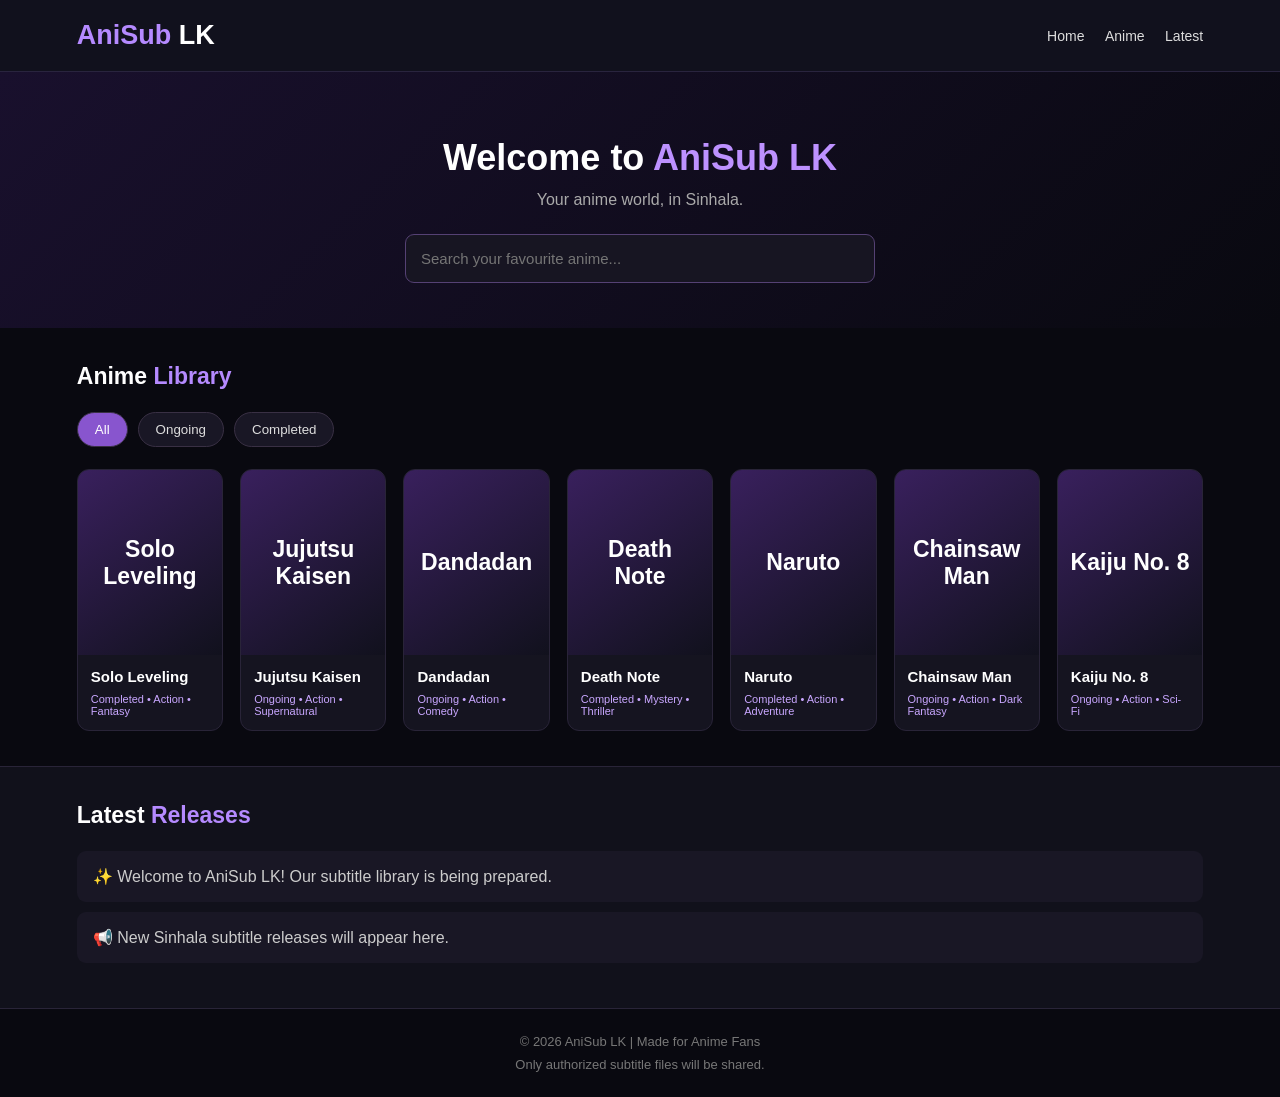
<file: index.html>
<!DOCTYPE html>
<html lang="en">
<head>
<meta charset="UTF-8">
<meta name="viewport" content="width=device-width, initial-scale=1.0">
<title>AniSub LK - Sinhala Anime Subtitles</title>

<style>
*{box-sizing:border-box;margin:0;padding:0}
body{background:#090910;color:#fff;font-family:Arial,sans-serif}
header{background:#11111d;padding:20px 6%;display:flex;justify-content:space-between;align-items:center;flex-wrap:wrap;gap:15px;border-bottom:1px solid #29243e}
.logo{font-size:27px;font-weight:bold;color:#b58aff}
.logo span{color:white}
nav a{color:#ddd;text-decoration:none;margin-left:16px;font-size:14px}
nav a:hover{color:#bd91ff}
.hero{text-align:center;padding:65px 15px 45px;background:linear-gradient(135deg,#19102d,#090910)}
.hero h1{font-size:36px;margin-bottom:12px}
.hero h1 span{color:#bd91ff}
.hero p{color:#aaa;margin-bottom:25px}
.search{width:90%;max-width:470px;padding:15px;border-radius:9px;border:1px solid #554174;background:#171522;color:white;font-size:15px;outline:none}
section{padding:35px 6%}
.section-title{font-size:23px;margin-bottom:22px}
.section-title span{color:#b58aff}
.filters{display:flex;gap:10px;flex-wrap:wrap;margin-bottom:22px}
.filter{background:#191725;color:#ddd;border:1px solid #393044;padding:9px 17px;border-radius:20px;cursor:pointer}
.filter.active,.filter:hover{background:#8855ce;color:white}
.grid{display:grid;grid-template-columns:repeat(auto-fit,minmax(145px,1fr));gap:17px}
.card{background:#151420;border:1px solid #292438;border-radius:12px;overflow:hidden;cursor:pointer;transition:.2s}
.card:hover{transform:translateY(-5px);border-color:#a879ed}
.poster{height:185px;display:flex;align-items:center;justify-content:center;text-align:center;padding:12px;font-size:23px;font-weight:bold;background:linear-gradient(145deg,#39205d,#11111d)}
.card-info{padding:13px}
.card-info h3{font-size:15px;margin-bottom:8px}
.status{font-size:11px;color:#c9a7ff}
.latest{background:#11111b;border-top:1px solid #292438}
.release{padding:16px;background:#191725;border-radius:9px;margin-bottom:10px;color:#ccc}
footer{text-align:center;padding:25px;color:#777;border-top:1px solid #292438;font-size:13px}
.modal{display:none;position:fixed;inset:0;background:#000d;align-items:center;justify-content:center;padding:20px}
.modal-box{background:#191725;border:1px solid #7452a2;border-radius:13px;padding:25px;max-width:420px;width:100%}
.modal-box h2{color:#c6a1ff;margin-bottom:12px}
.modal-box p{color:#ccc;line-height:1.6;margin-bottom:15px}
.close{float:right;background:#38284e;color:white;border:0;padding:7px 12px;border-radius:6px;cursor:pointer}
@media(max-width:500px){.hero h1{font-size:29px}nav a{margin-left:8px}.poster{height:160px}}
</style>
</head>

<body>

<header>
<div class="logo">AniSub <span>LK</span></div>
<nav>
<a href="#home">Home</a>
<a href="#anime">Anime</a>
<a href="#latest">Latest</a>
</nav>
</header>

<div class="hero" id="home">
<h1>Welcome to <span>AniSub LK</span></h1>
<p>Your anime world, in Sinhala.</p>
<input class="search" id="search" placeholder="Search your favourite anime..." oninput="renderAnime()">
</div>

<section id="anime">
<h2 class="section-title">Anime <span>Library</span></h2>

<div class="filters">
<button class="filter active" onclick="setFilter('All',this)">All</button>
<button class="filter" onclick="setFilter('Ongoing',this)">Ongoing</button>
<button class="filter" onclick="setFilter('Completed',this)">Completed</button>
</div>

<div class="grid" id="animeGrid"></div>
</section>

<section class="latest" id="latest">
<h2 class="section-title">Latest <span>Releases</span></h2>
<div class="release">✨ Welcome to AniSub LK! Our subtitle library is being prepared.</div>
<div class="release">📢 New Sinhala subtitle releases will appear here.</div>
</section>

<footer>
<p>© 2026 AniSub LK | Made for Anime Fans</p>
<p style="margin-top:8px">Only authorized subtitle files will be shared.</p>
</footer>

<div class="modal" id="modal" onclick="if(event.target===this)closeModal()">
<div class="modal-box">
<button class="close" onclick="closeModal()">Close ✕</button>
<h2 id="modalTitle"></h2>
<p id="modalStatus"></p>
<p id="modalDescription"></p>
<p>Sinhala subtitles: Coming soon</p>
</div>
</div>

<script>
const anime = [
{
title:"Solo Leveling",
status:"Completed",
genre:"Action • Fantasy",
description:"A weak hunter discovers a mysterious power that allows him to grow stronger."
},
{
title:"Jujutsu Kaisen",
status:"Ongoing",
genre:"Action • Supernatural",
description:"Yuji Itadori enters the dangerous world of curses and jujutsu sorcerers."
},
{
title:"Dandadan",
status:"Ongoing",
genre:"Action • Comedy",
description:"Two teenagers explore strange supernatural events and unexpected adventures."
},
{
title:"Death Note",
status:"Completed",
genre:"Mystery • Thriller",
description:"A student discovers a mysterious notebook with extraordinary powers."
},
{
title:"Naruto",
status:"Completed",
genre:"Action • Adventure",
description:"A young ninja dreams of becoming the strongest leader of his village."
},
{
title:"Chainsaw Man",
status:"Ongoing",
genre:"Action • Dark Fantasy",
description:"Denji's life changes after an unexpected encounter with a devil."
},
{
title:"Kaiju No. 8",
status:"Ongoing",
genre:"Action • Sci-Fi",
description:"Kafka Hibino dreams of joining the Defense Force. After gaining the ability to transform into a Kaiju, he gets another chance to pursue his dream."
}
];

let currentFilter="All";

function renderAnime(){
const search=document.getElementById("search").value.toLowerCase();
const grid=document.getElementById("animeGrid");
grid.innerHTML="";

const filtered=anime.filter(a=>
a.title.toLowerCase().includes(search) &&
(currentFilter==="All" || a.status===currentFilter)
);

if(filtered.length===0){
grid.innerHTML="<p>No anime found.</p>";
return;
}

filtered.forEach(a=>{
const card=document.createElement("div");
card.className="card";
card.innerHTML=`
<div class="poster">${a.title}</div>
<div class="card-info">
<h3>${a.title}</h3>
<div class="status">${a.status} • ${a.genre}</div>
</div>`;
card.onclick=()=>showDetails(a);
grid.appendChild(card);
});
}

function setFilter(filter,button){
currentFilter=filter;
document.querySelectorAll(".filter").forEach(b=>b.classList.remove("active"));
button.classList.add("active");
renderAnime();
}

function showDetails(a){
if(a.title==="Kaiju No. 8"){
window.location.href="kaiju-no-8.html";
return;
}

document.getElementById("modalTitle").textContent=a.title;
document.getElementById("modalStatus").textContent=a.status+" • "+a.genre;
document.getElementById("modalDescription").textContent=a.description;
document.getElementById("modal").style.display="flex";
}

function closeModal(){
document.getElementById("modal").style.display="none";
}

renderAnime();
</script>
</body>
</html>
</file>
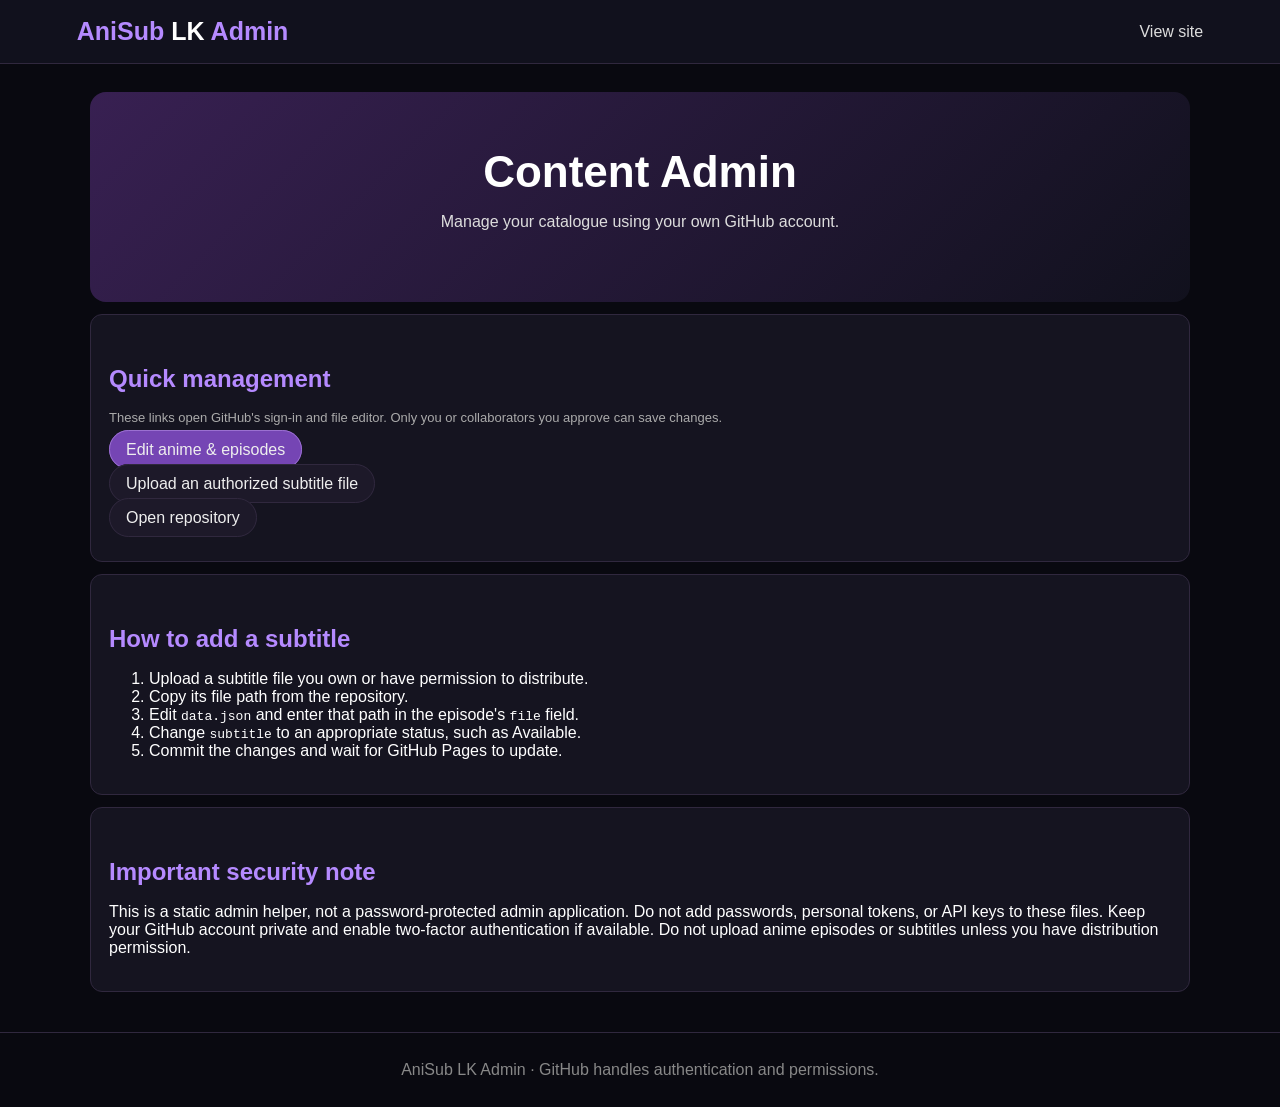
<file: admin.html>
<!doctype html><html lang="en"><head><meta charset="utf-8"><meta name="viewport" content="width=device-width,initial-scale=1"><title>AniSub LK Admin</title><link rel="stylesheet" href="style.css"></head><body><header><a class="logo" href="index.html">AniSub <span>LK</span> Admin</a><nav><a href="index.html">View site</a></nav></header><main><section class="hero"><h1>Content Admin</h1><p>Manage your catalogue using your own GitHub account.</p></section><section class="panel"><h2>Quick management</h2><p class="muted">These links open GitHub's sign-in and file editor. Only you or collaborators you approve can save changes.</p><p><a class="btn primary" href="https://github.com/imanpahansara/AniSub.LK/edit/main/data.json" target="_blank" rel="noopener">Edit anime & episodes</a></p><p><a class="btn" href="https://github.com/imanpahansara/AniSub.LK/upload/main" target="_blank" rel="noopener">Upload an authorized subtitle file</a></p><p><a class="btn" href="https://github.com/imanpahansara/AniSub.LK" target="_blank" rel="noopener">Open repository</a></p></section><section class="panel"><h2>How to add a subtitle</h2><ol><li>Upload a subtitle file you own or have permission to distribute.</li><li>Copy its file path from the repository.</li><li>Edit <code>data.json</code> and enter that path in the episode's <code>file</code> field.</li><li>Change <code>subtitle</code> to an appropriate status, such as Available.</li><li>Commit the changes and wait for GitHub Pages to update.</li></ol></section><section class="panel"><h2>Important security note</h2><p>This is a static admin helper, not a password-protected admin application. Do not add passwords, personal tokens, or API keys to these files. Keep your GitHub account private and enable two-factor authentication if available. Do not upload anime episodes or subtitles unless you have distribution permission.</p></section></main><footer>AniSub LK Admin · GitHub handles authentication and permissions.</footer></body></html>
</file>
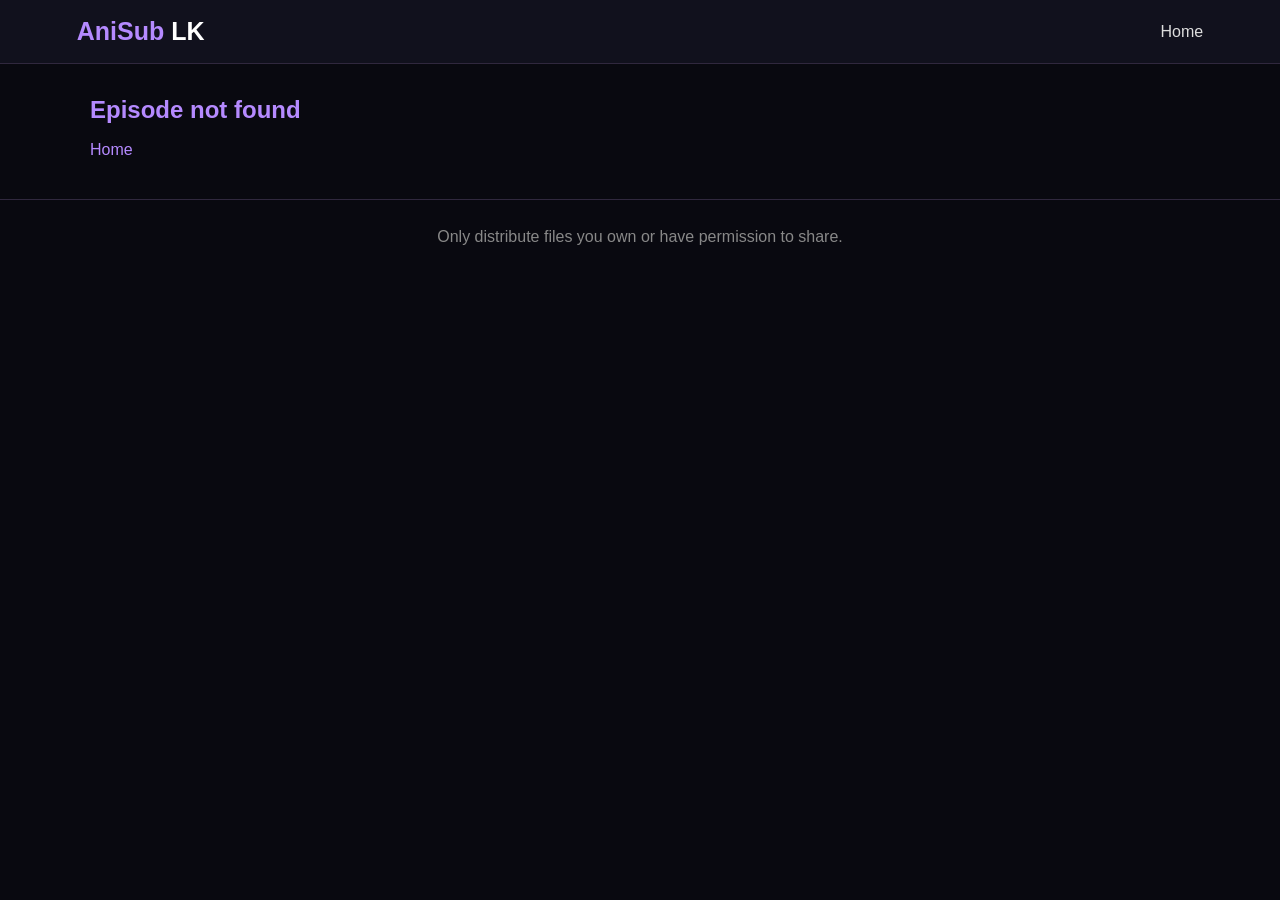
<file: episode.html>
<!doctype html><html lang="en"><head><meta charset="utf-8"><meta name="viewport" content="width=device-width,initial-scale=1"><title>Episode | AniSub LK</title><link rel="stylesheet" href="style.css"></head><body><header><a class="logo" href="index.html">AniSub <span>LK</span></a><nav><a href="index.html">Home</a></nav></header><main id="content"></main><footer>Only distribute files you own or have permission to share.</footer><script src="app.js"></script><script>
const p=new URLSearchParams(location.search),id=p.get('anime'),sn=Number(p.get('season')),en=Number(p.get('episode'));getData().then(d=>{const a=d.anime.find(x=>x.id===id),s=a?.seasons.find(x=>x.number===sn),e=s?.episodes.find(x=>x.number===en),el=document.getElementById('content');if(!a||!s||!e){el.innerHTML='<h2>Episode not found</h2><a href="index.html">Home</a>';return}document.title=a.title+' episode '+en;el.innerHTML=`<section class="hero"><h1>${esc(a.title)}</h1><p>Season ${sn} · Episode ${en}</p><p>${esc(e.title)}</p></section><section class="panel"><h2>Sinhala subtitle</h2><p>${esc(e.subtitle||'Coming soon')}</p>${e.file?`<p><a class="btn primary" href="${esc(e.file)}" target="_blank" rel="noopener">Download authorized subtitle</a></p>`:'<p class="muted">No subtitle file has been published yet.</p>'}<p><a href="anime.html?id=${encodeURIComponent(a.id)}">← Back to anime</a></p></section>`}).catch(()=>document.getElementById('content').textContent='Could not load episode.');
</script></body></html>
</file>
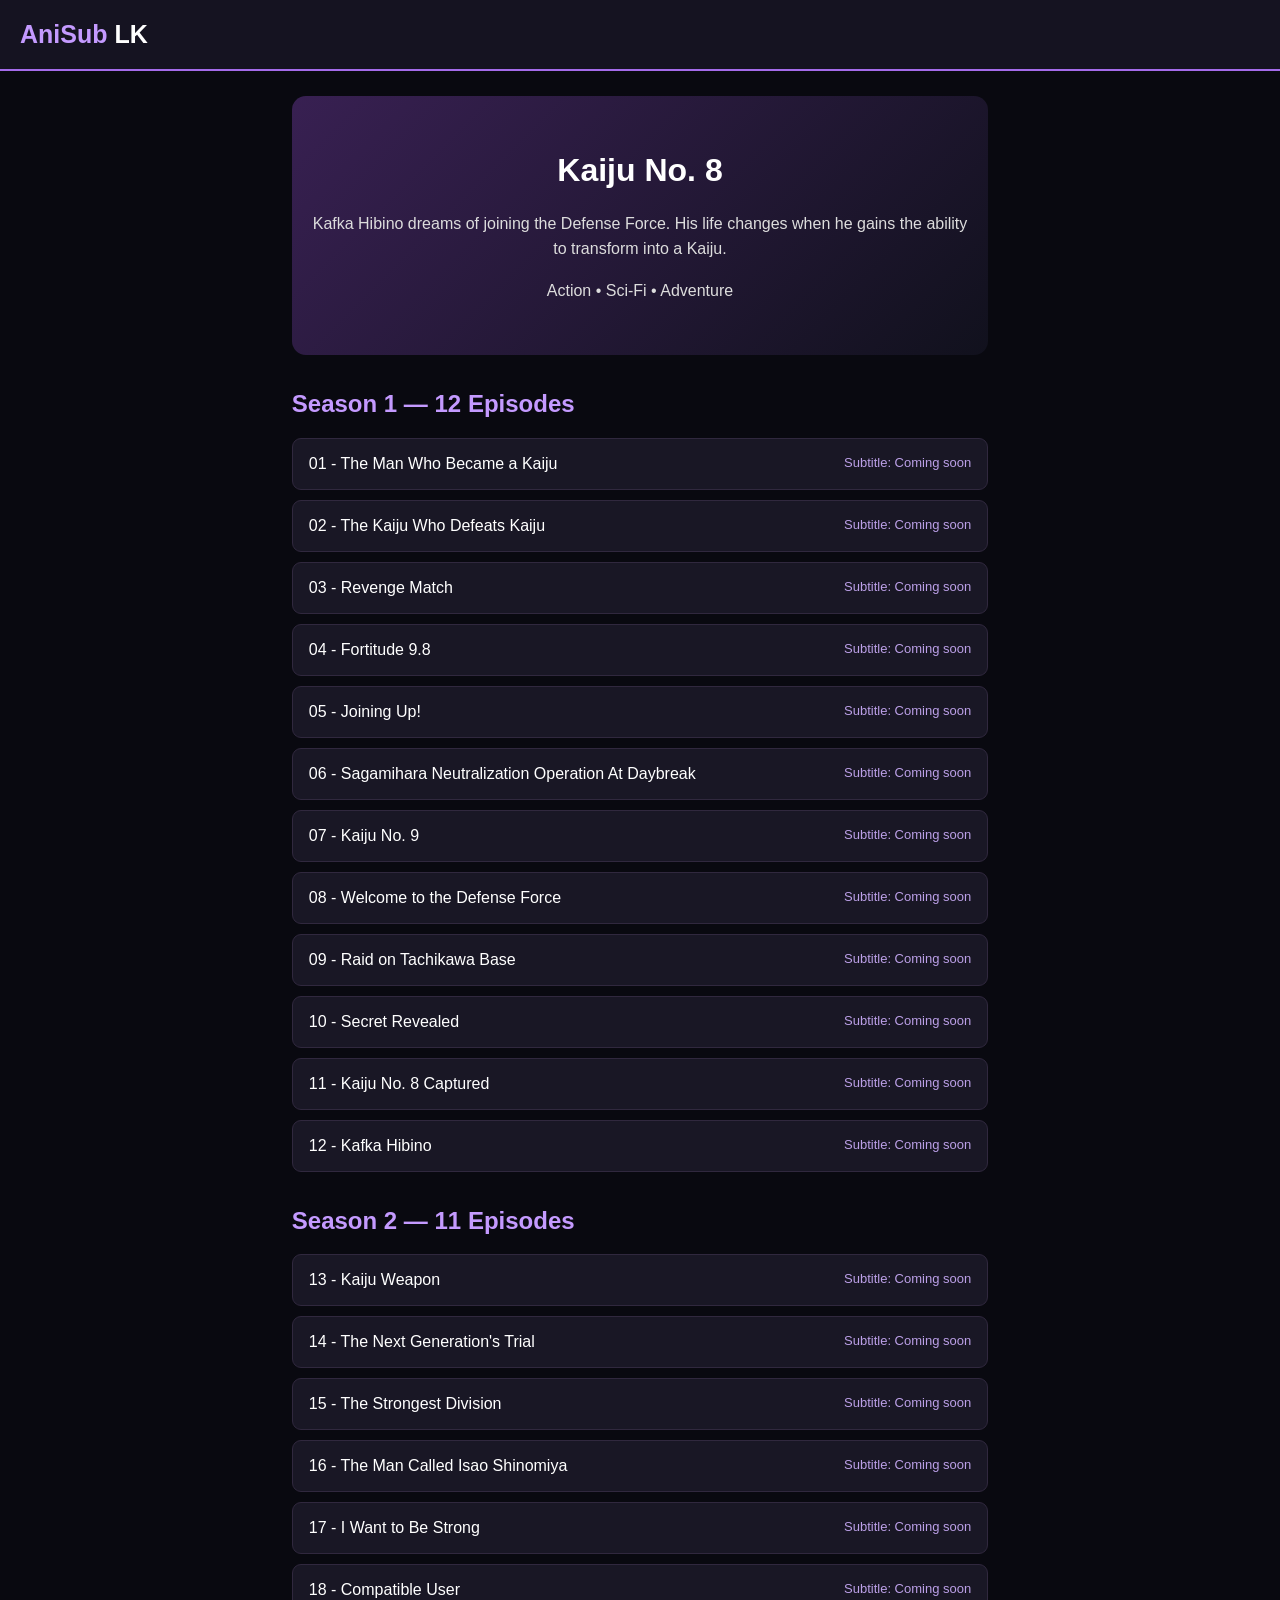
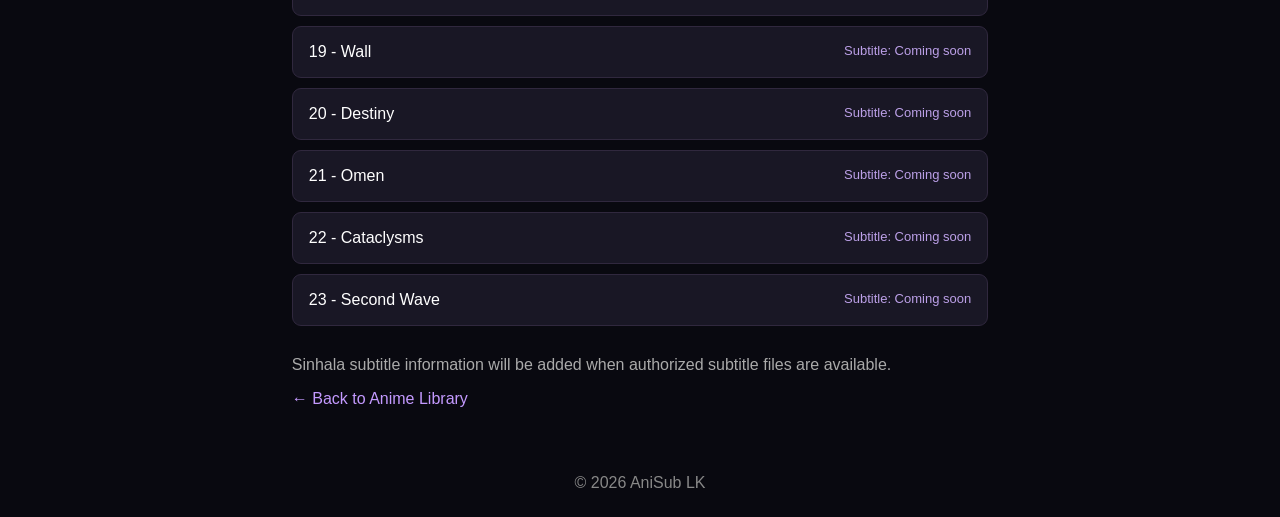
<file: kaiju-no-8.html>
<!DOCTYPE html>
<html lang="en">
<head>
<meta charset="UTF-8">
<meta name="viewport" content="width=device-width, initial-scale=1">
<title>Kaiju No. 8 | AniSub LK</title>
<style>
*{box-sizing:border-box}
body{margin:0;background:#090910;color:white;font-family:Arial,sans-serif}
header{padding:20px;background:#151321;border-bottom:2px solid #a46bea}
.logo{font-size:25px;font-weight:bold;color:#c49aff}
.logo span{color:white}
main{padding:25px 6%;max-width:850px;margin:auto}
.hero{padding:35px 20px;text-align:center;background:linear-gradient(135deg,#382052,#11111d);border-radius:14px}
h1{font-size:32px}
.hero p{color:#ddd;line-height:1.6}
h2{margin-top:35px;color:#c49aff}
.episode{background:#191725;padding:16px;margin:10px 0;border-radius:9px;border:1px solid #30283e}
.episode span{color:#bca0e8;font-size:13px}
.status{float:right;color:#aaa;font-size:12px}
a{color:#c49aff;text-decoration:none}
footer{text-align:center;padding:25px;color:#888}
</style>
</head>
<body>
<header>
<div class="logo">AniSub <span>LK</span></div>
</header>

<main>
<div class="hero">
<h1>Kaiju No. 8</h1>
<p>Kafka Hibino dreams of joining the Defense Force. His life changes when he gains the ability to transform into a Kaiju.</p>
<p>Action • Sci-Fi • Adventure</p>
</div>

<h2>Season 1 — 12 Episodes</h2>
<div id="season1"></div>

<h2>Season 2 — 11 Episodes</h2>
<div id="season2"></div>

<p style="margin-top:30px;color:#aaa">
Sinhala subtitle information will be added when authorized subtitle files are available.
</p>
<p><a href="index.html">← Back to Anime Library</a></p>
</main>

<footer>© 2026 AniSub LK</footer>

<script>
const s1=[
"01 - The Man Who Became a Kaiju",
"02 - The Kaiju Who Defeats Kaiju",
"03 - Revenge Match",
"04 - Fortitude 9.8",
"05 - Joining Up!",
"06 - Sagamihara Neutralization Operation At Daybreak",
"07 - Kaiju No. 9",
"08 - Welcome to the Defense Force",
"09 - Raid on Tachikawa Base",
"10 - Secret Revealed",
"11 - Kaiju No. 8 Captured",
"12 - Kafka Hibino"
];

const s2=[
"13 - Kaiju Weapon",
"14 - The Next Generation's Trial",
"15 - The Strongest Division",
"16 - The Man Called Isao Shinomiya",
"17 - I Want to Be Strong",
"18 - Compatible User",
"19 - Wall",
"20 - Destiny",
"21 - Omen",
"22 - Cataclysms",
"23 - Second Wave"
];

function showEpisodes(list,id){
document.getElementById(id).innerHTML=list.map(ep=>
`<div class="episode">${ep}<span class="status">Subtitle: Coming soon</span></div>`
).join("");
}
showEpisodes(s1,"season1");
showEpisodes(s2,"season2");
</script>
</body>
</html>
</file>
<file: style.css>
:root{--bg:#090910;--panel:#151420;--panel2:#1d1929;--line:#30283e;--accent:#b58aff;--muted:#aaa}
*{box-sizing:border-box}body{margin:0;background:var(--bg);color:#fff;font-family:Arial,sans-serif}a{color:var(--accent);text-decoration:none}
header{background:#11111d;border-bottom:1px solid var(--line);padding:17px 6%;display:flex;justify-content:space-between;align-items:center;gap:15px;flex-wrap:wrap}
.logo{font-weight:800;font-size:25px;color:var(--accent)}.logo span{color:white}nav{display:flex;gap:17px;flex-wrap:wrap}nav a{color:#ddd}
main{width:min(1100px,92%);margin:28px auto}.hero{padding:55px 20px;text-align:center;border-radius:16px;background:linear-gradient(135deg,#382052,#11111d)}
.hero h1{font-size:clamp(28px,5vw,44px);margin:0 0 12px}.hero p{color:#ddd}.search{width:min(520px,95%);padding:14px;border-radius:9px;border:1px solid #554174;background:#171522;color:white;font-size:16px;margin-top:15px}
h2{color:var(--accent);margin:32px 0 17px}.filters{display:flex;gap:9px;flex-wrap:wrap;margin:18px 0}.filter,.btn{background:var(--panel2);border:1px solid var(--line);color:#eee;padding:10px 16px;border-radius:20px;cursor:pointer}.filter.active,.btn.primary{background:#7545b4;border-color:#9b70d1}
.grid{display:grid;grid-template-columns:repeat(auto-fit,minmax(145px,1fr));gap:16px}.card{background:var(--panel);border:1px solid var(--line);border-radius:12px;overflow:hidden;cursor:pointer}.card:hover{border-color:var(--accent);transform:translateY(-3px)}.poster{height:190px;display:grid;place-items:center;text-align:center;padding:15px;font-size:22px;font-weight:bold;background:linear-gradient(145deg,#48256c,#11111d)}.info{padding:13px}.muted{color:var(--muted);font-size:13px}.panel{background:var(--panel);border:1px solid var(--line);border-radius:12px;padding:18px;margin:12px 0}.episode{display:flex;justify-content:space-between;gap:10px;align-items:center;background:var(--panel);border:1px solid var(--line);padding:14px;border-radius:9px;margin:9px 0}.episode a{white-space:nowrap}.tag{color:#c9a7ff;font-size:12px}footer{text-align:center;padding:28px;color:#888;border-top:1px solid var(--line);margin-top:40px}
input,textarea,select{width:100%;padding:12px;margin:7px 0 14px;background:#100f18;color:white;border:1px solid #514064;border-radius:8px}label{color:#ddd;font-size:14px}small{color:#aaa}
@media(max-width:520px){header{padding:15px 4%}.poster{height:160px}.episode{align-items:flex-start;flex-direction:column}}
</file>
